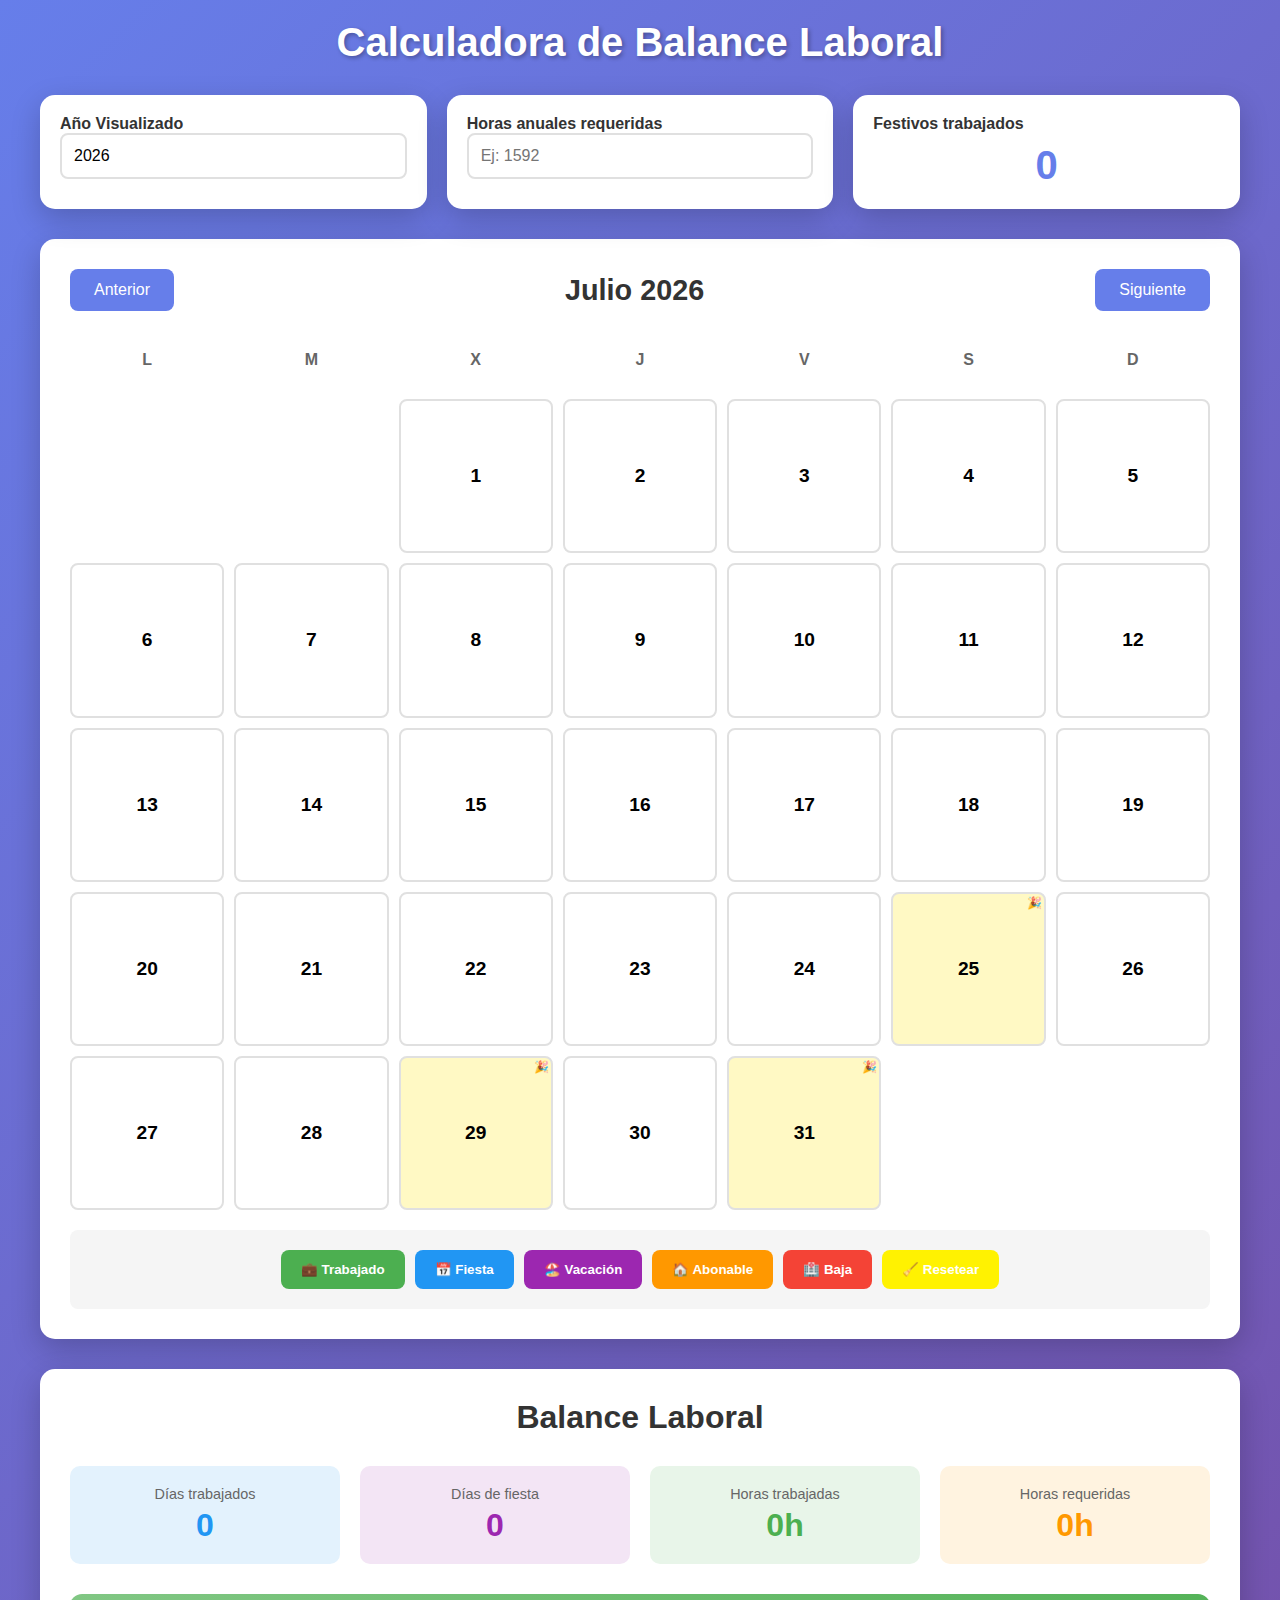
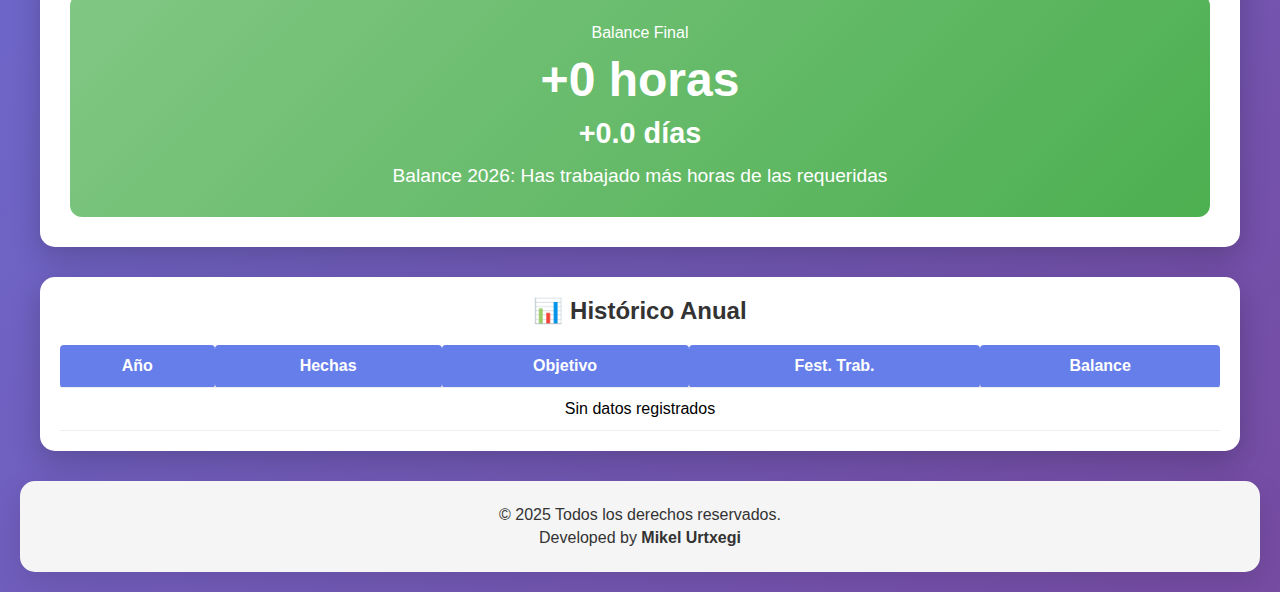
<file: index.html>
<!DOCTYPE html>
<html lang="es">
<head>
    <meta charset="UTF-8">
    <meta name="viewport" content="width=device-width, initial-scale=1.0">
    <link rel="stylesheet" href="styles.css">
    <title>Calculadora de Balance Laboral</title>
</head>
<body>
    <div class="container">
        <h1>Calculadora de Balance Laboral</h1>

        <div class="config-panel">
            <div class="config-card">
                <label>Año Visualizado
                <input type="number" id="inputAnio" placeholder="Ej: 2025"></label>
            </div>
            
            <div class="config-card">
                <label>Horas anuales requeridas
                <input type="number" id="horasAnuales" placeholder="Ej: 1592"></label>
            </div>
            <div class="config-card">
                <label>Festivos trabajados</label>
                <div class="counter" id="festivosTrabajados">0</div>
            </div>
        </div>

        <div class="calendar-container">
            <div class="calendar-header">
                <button onclick="cambiarMes(-1)">Anterior</button>
                <h2 id="mesAnio"></h2>
                <button onclick="cambiarMes(1)">Siguiente</button>
            </div>

            <div class="calendar-grid">
                <div class="day-header">L</div>
                <div class="day-header">M</div>
                <div class="day-header">X</div>
                <div class="day-header">J</div>
                <div class="day-header">V</div>
                <div class="day-header">S</div>
                <div class="day-header">D</div>
            </div>

            <div class="calendar-grid" id="calendario"></div>

            <div class="action-buttons" id="actionButtons">
                <button class="btn-trabajado" onclick="seleccionarModo('trabajado')">💼 Trabajado</button>
                <button class="btn-fiesta" onclick="seleccionarModo('fiesta')">📅 Fiesta</button>
                <button class="btn-vacacion" onclick="seleccionarModo('vacacion')">🏖️ Vacación</button>
                <button class="btn-abonable" onclick="seleccionarModo('abonable')">🏠 Abonable</button>
                <button class="btn-baja" onclick="seleccionarModo('baja')">🏥 Baja</button>

                <button class="btn-limpiar" onclick="limpiarCalendario()">🧹 Resetear</button>
            </div>
        </div>

        <div class="balance-container">
            <h2>Balance Laboral</h2>
            
            <div class="stats-grid">
                <div class="stat-card blue">
                    <div class="stat-label">Días trabajados</div>
                    <div class="stat-value" id="diasTrabajados">0</div>
                </div>
                <div class="stat-card purple">
                    <div class="stat-label">Días de fiesta</div>
                    <div class="stat-value" id="diasFiesta">0</div>
                </div>
                <div class="stat-card green">
                    <div class="stat-label">Horas trabajadas</div>
                    <div class="stat-value" id="horasTrabajadas">0h</div>
                </div>
                <div class="stat-card orange">
                    <div class="stat-label">Horas requeridas</div>
                    <div class="stat-value" id="horasRequeridas">0h</div>
                </div>
            </div>

            <div class="balance-result positive" id="balanceResult">
                <div class="balance-label">Balance Final</div>
                <div class="balance-hours" id="balanceHoras">+0 horas</div>
                <div class="balance-days" id="balanceDias">+0 días</div>
                <div class="balance-message" id="balanceMensaje">Perfecto balance</div>
            </div>
        </div>

        <div class="resumen-container">
            <h3>📊 Histórico Anual</h3>
            <table id="tablaResumen">
                <thead>
                    <tr>
                        <th>Año</th>
                        <th>Hechas</th>
                        <th>Objetivo</th>
                        <th>Fest. Trab.</th>
                        <th>Balance</th>
                    </tr>
                </thead>
                <tbody id="cuerpoTablaResumen">
                    </tbody>
            </table>
        </div>
    </div>

<script src="script.js"></script>
<footer>
  <p>&copy; 2025 Todos los derechos reservados.</p>
  <p>Developed by <strong>Mikel Urtxegi</strong></p>
</footer>
</body>
</html>
</file>
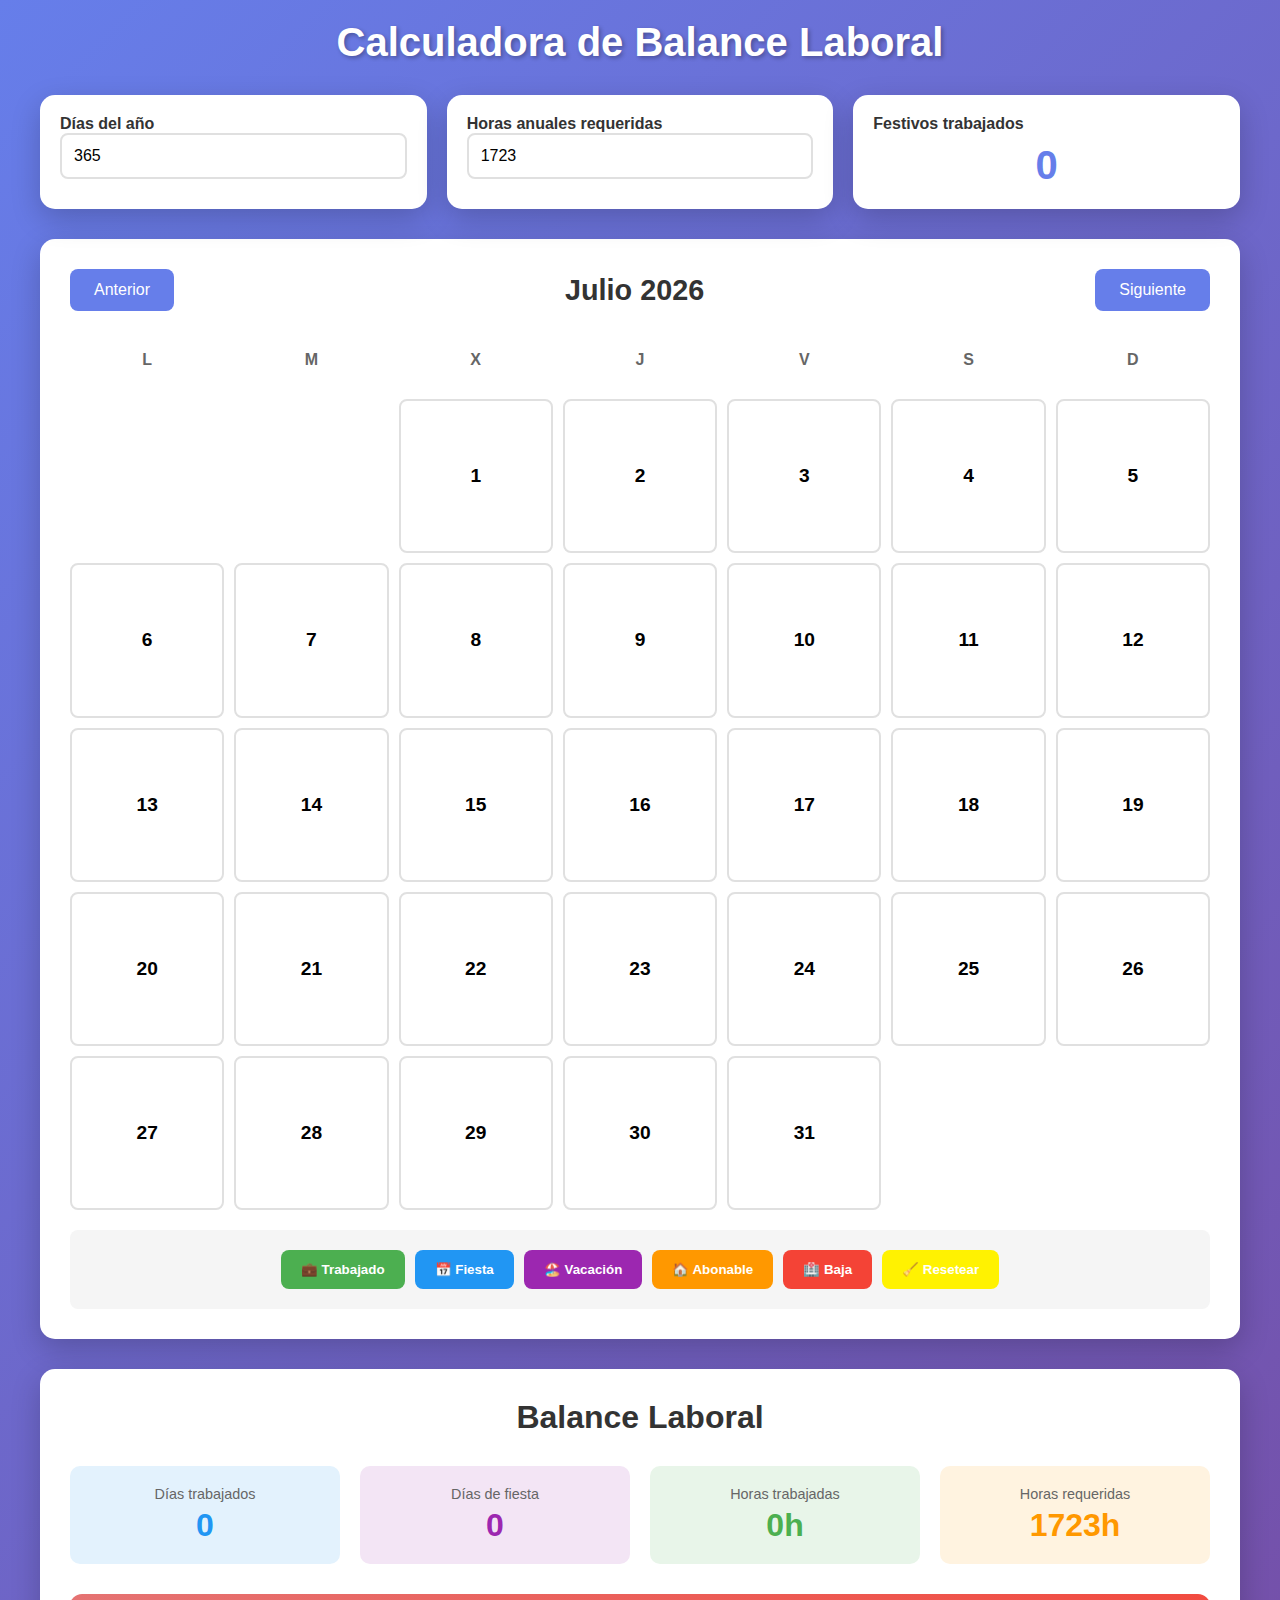
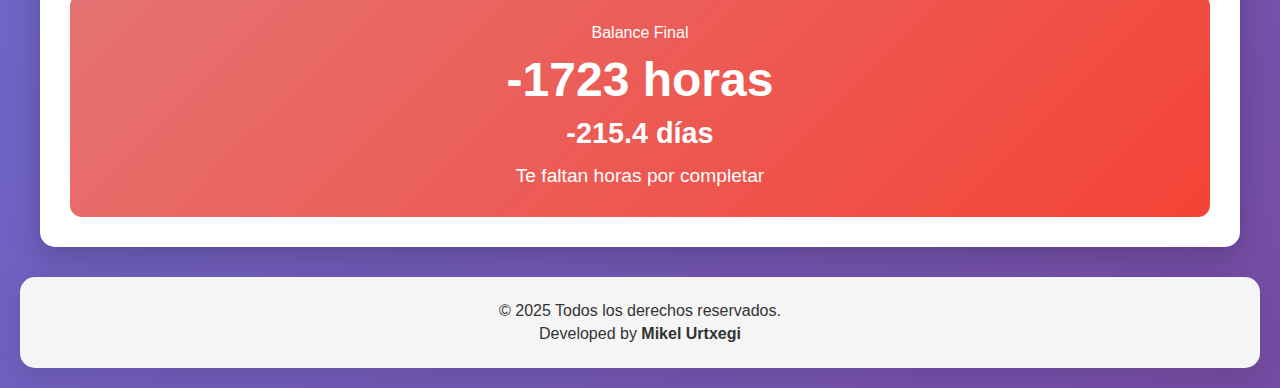
<file: calendario laboral-en línea.html>
<!DOCTYPE html>
<html lang="es">
<head>
    <meta charset="UTF-8">
    <meta name="viewport" content="width=device-width, initial-scale=1.0">
    <title>Calculadora de Balance Laboral</title>
    <style>
        
        * {
            margin: 0;
            padding: 0;
            box-sizing: border-box;
        }

        body {
            font-family: 'Segoe UI', Tahoma, Geneva, Verdana, sans-serif;
            background: linear-gradient(135deg, #667eea 0%, #764ba2 100%);
            min-height: 100vh;
            padding: 20px;
        }

        .container {
            max-width: 1200px;
            margin: 0 auto;
        }

        h1 {
            text-align: center;
            color: white;
            margin-bottom: 30px;
            font-size: 2.5em;
            text-shadow: 2px 2px 4px rgba(0,0,0,0.3);
        }

        .config-panel {
            display: grid;
            grid-template-columns: repeat(auto-fit, minmax(250px, 1fr));
            gap: 20px;
            margin-bottom: 30px;
        }

        .config-card {
            background: white;
            padding: 20px;
            border-radius: 15px;
            box-shadow: 0 10px 30px rgba(0,0,0,0.2);
        }

        .config-card label {
            display: block;
            font-weight: bold;
            color: #333;
            margin-bottom: 10px;
        }

        .config-card input {
            width: 100%;
            padding: 12px;
            border: 2px solid #e0e0e0;
            border-radius: 8px;
            font-size: 16px;
            transition: border 0.3s;
        }

        .config-card input:focus {
            outline: none;
            border-color: #667eea;
        }

        .config-card .counter {
            font-size: 2.5em;
            font-weight: bold;
            color: #667eea;
            text-align: center;
        }

        .calendar-container {
            background: white;
            padding: 30px;
            border-radius: 15px;
            box-shadow: 0 10px 30px rgba(0,0,0,0.2);
            margin-bottom: 30px;
        }

        .calendar-header {
            display: flex;
            justify-content: space-between;
            align-items: center;
            margin-bottom: 30px;
        }

        .calendar-header button {
            background: #667eea;
            color: white;
            border: none;
            padding: 12px 24px;
            border-radius: 8px;
            cursor: pointer;
            font-size: 16px;
            transition: background 0.3s;
        }

        .calendar-header button:hover {
            background: #5568d3;
        }

        .calendar-header h2 {
            color: #333;
            font-size: 1.8em;
        }

        .calendar-grid {
            display: grid;
            grid-template-columns: repeat(7, 1fr);
            gap: 10px;
            margin-bottom: 20px;
        }

        .day-header {
            text-align: center;
            font-weight: bold;
            color: #666;
            padding: 10px;
        }

        .day-cell {
            aspect-ratio: 1;
            border: 2px solid #e0e0e0;
            border-radius: 8px;
            display: flex;
            flex-direction: column;
            align-items: center;
            justify-content: center;
            cursor: pointer;
            transition: all 0.3s;
            position: relative;
            min-height: 60px;
        }

        .day-cell:hover {
            background: #f5f5f5;
            transform: scale(1.05);
        }

        .day-cell.selected {
            border-color: #667eea;
            border-width: 3px;
            transform: scale(1.1);
        }

        .day-cell.festivo {
            background: #fff9c4;
        }

        .day-cell.trabajado {
            background: #4caf50;
            color: white;
        }

        .day-cell.fiesta {
            background: #2196f3;
            color: white;
        }

        .day-cell.vacacion {
            background: #9c27b0;
            color: white;
        }

        .day-cell.abonable {
            background: #ff9800;
            color: white;
        }

        .day-cell.baja {
            background: #f44336;
            color: white;
        }

        .day-cell .emoji {
            position: absolute;
            top: 2px;
            right: 2px;
            font-size: 12px;
        }

        .day-number {
            font-weight: bold;
            font-size: 1.2em;
        }

        .action-buttons {
            display: flex;
            gap: 10px;
            flex-wrap: wrap;
            justify-content: center;
            padding: 20px;
            background: #f5f5f5;
            border-radius: 8px;
        }

        .action-buttons button {
            padding: 12px 20px;
            border: none;
            border-radius: 8px;
            cursor: pointer;
            color: white;
            font-weight: bold;
            transition: opacity 0.3s;
        }

        .action-buttons button:hover {
            opacity: 0.9;
        }

        .btn-trabajado { background: #4caf50; }
        .btn-fiesta { background: #2196f3; }
        .btn-vacacion { background: #9c27b0; }
        .btn-abonable { background: #ff9800; }
        .btn-baja { background: #f44336; }

        .btn-limpiar { background: #fff201; /* Un rojo oscuro */
    /* Opcional: que ocupe toda la fila si quieres que esté separado */
    /* flex-basis: 100%; 
    margin-top: 10px; */
}

        .balance-container {
            background: white;
            padding: 30px;
            border-radius: 15px;
            box-shadow: 0 10px 30px rgba(0,0,0,0.2);
        }

        .balance-container h2 {
            text-align: center;
            color: #333;
            margin-bottom: 30px;
            font-size: 2em;
        }

        .stats-grid {
            display: grid;
            grid-template-columns: repeat(auto-fit, minmax(200px, 1fr));
            gap: 20px;
            margin-bottom: 30px;
        }

        .stat-card {
            padding: 20px;
            border-radius: 10px;
            text-align: center;
        }

        .stat-card.blue { background: #e3f2fd; }
        .stat-card.purple { background: #f3e5f5; }
        .stat-card.green { background: #e8f5e9; }
        .stat-card.orange { background: #fff3e0; }

        .stat-label {
            color: #666;
            font-size: 0.9em;
            margin-bottom: 5px;
        }

        .stat-value {
            font-size: 2em;
            font-weight: bold;
        }

        .stat-card.blue .stat-value { color: #2196f3; }
        .stat-card.purple .stat-value { color: #9c27b0; }
        .stat-card.green .stat-value { color: #4caf50; }
        .stat-card.orange .stat-value { color: #ff9800; }

        .balance-result {
            padding: 30px;
            border-radius: 12px;
            text-align: center;
        }

        .balance-result.positive {
            background: linear-gradient(135deg, #81c784 0%, #4caf50 100%);
            color: white;
        }

        .balance-result.negative {
            background: linear-gradient(135deg, #e57373 0%, #f44336 100%);
            color: white;
        }

        .balance-hours {
            font-size: 3em;
            font-weight: bold;
            margin: 10px 0;
        }

        .balance-days {
            font-size: 1.8em;
            font-weight: bold;
            margin-bottom: 15px;
        }

        .balance-message {
            font-size: 1.2em;
        }

        footer {
  text-align: center;
  padding: 20px;
  background-color: #f5f5f5;
  color: #333;
  margin-top: 30px; /* Para separarlo del contenido de arriba */
  border-radius: 15px; /* Para que coincida con el estilo de tus tarjetas */
  box-shadow: 0 10px 30px rgba(0,0,0,0.1);
}

footer p {
  margin: 5px 0; /* Un poco de espacio entre las dos líneas */
}

/* --- CSS RESPONSIVO PARA MÓVILES (Optimizado para 390px) --- */

@media (max-width: 600px) {
    body {
        padding: 5px; /* Menos padding general */
    }
    
    h1 {
        font-size: 1.8em; /* Título más pequeño */
        margin-bottom: 20px;
    }

    .config-panel {
        gap: 10px;
    }

    .config-card {
        padding: 15px;
    }

    .calendar-container {
        padding: 5px; /* Padding del calendario muy reducido */
    }

    .calendar-header h2 {
        font-size: 1.3em; /* 'Enero 2025' más pequeño */
    }

    .calendar-header button {
        padding: 8px 10px; /* Botones 'Ant/Sig' más pequeños */
        font-size: 12px;
    }

    /* ESTA ES LA PARTE IMPORTANTE (Ajustada para 390px) */
    .calendar-grid {
        gap: 2px; /* Espacio entre días mínimo */
    }
    
    .day-header {
        padding: 4px; /* Menos padding en L, M, X... */
        font-size: 0.8em; /* Letras 'L, M, X...' más pequeñas */
    }

    .day-cell {
        min-height: 40px; /* Cuadrados del día más bajos */
    }

    .day-number {
        font-size: 0.85em; /* Números del día más pequeños */
    }

    .day-cell .emoji {
        font-size: 8px; /* Emoji diminuto */
    }
    /* FIN DE LA PARTE IMPORTANTE */

    .action-buttons {
        gap: 5px; /* Botones de acción más juntos */
    }

    .action-buttons button {
        padding: 8px 10px; /* Botones de acción más pequeños */
        font-size: 12px; /* Texto de botones más pequeño */
    }

    .stats-grid {
        gap: 10px;
    }

    .stat-card {
        padding: 10px;
    }

    .stat-label {
        font-size: 0.8em;
    }

    .stat-value {
        font-size: 1.5em;
    }
    
    .balance-container {
        padding: 10px;
    }

    .balance-hours {
        font-size: 2em;
    }
    .balance-days {
        font-size: 1.3em;
    }

    footer {
        padding: 15px;
        font-size: 0.8em;
    }
}

    </style>
    
</head>
<body>
    <div class="container">
        <h1>Calculadora de Balance Laboral</h1>

        <div class="config-panel">
            <div class="config-card">
                <label>Días del año
                <input type="number" id="diasAnuales" value="365"></label>
            </div>
            <div class="config-card">
                <label>Horas anuales requeridas
                <input type="number" id="horasAnuales" value="1723"></label>
            </div>
            <div class="config-card">
                <label>Festivos trabajados</label>
                <div class="counter" id="festivosTrabajados">0</div>
            </div>
        </div>

        <div class="calendar-container">
            <div class="calendar-header">
                <button onclick="cambiarMes(-1)">Anterior</button>
                <h2 id="mesAnio"></h2>
                <button onclick="cambiarMes(1)">Siguiente</button>
            </div>

            <div class="calendar-grid">
                <div class="day-header">L</div>
                <div class="day-header">M</div>
                <div class="day-header">X</div>
                <div class="day-header">J</div>
                <div class="day-header">V</div>
                <div class="day-header">S</div>
                <div class="day-header">D</div>
            </div>

            <div class="calendar-grid" id="calendario"></div>

            <div class="action-buttons" id="actionButtons">
                <button class="btn-trabajado" onclick="seleccionarModo('trabajado')">💼 Trabajado</button>
                <button class="btn-fiesta" onclick="seleccionarModo('fiesta')">📅 Fiesta</button>
                <button class="btn-vacacion" onclick="seleccionarModo('vacacion')">🏖️ Vacación</button>
                <button class="btn-abonable" onclick="seleccionarModo('abonable')">🏠 Abonable</button>
                <button class="btn-baja" onclick="seleccionarModo('baja')">🏥 Baja</button>

                <button class="btn-limpiar" onclick="limpiarCalendario()">🧹 Resetear</button>
            </div>
        </div>

        <div class="balance-container">
            <h2>Balance Laboral</h2>
            
            <div class="stats-grid">
                <div class="stat-card blue">
                    <div class="stat-label">Días trabajados</div>
                    <div class="stat-value" id="diasTrabajados">0</div>
                </div>
                <div class="stat-card purple">
                    <div class="stat-label">Días de fiesta</div>
                    <div class="stat-value" id="diasFiesta">0</div>
                </div>
                <div class="stat-card green">
                    <div class="stat-label">Horas trabajadas</div>
                    <div class="stat-value" id="horasTrabajadas">0h</div>
                </div>
                <div class="stat-card orange">
                    <div class="stat-label">Horas requeridas</div>
                    <div class="stat-value" id="horasRequeridas">0h</div>
                </div>
            </div>

            <div class="balance-result positive" id="balanceResult">
                <div class="balance-label">Balance Final</div>
                <div class="balance-hours" id="balanceHoras">+0 horas</div>
                <div class="balance-days" id="balanceDias">+0 días</div>
                <div class="balance-message" id="balanceMensaje">Perfecto balance</div>
            </div>
        </div>
    </div>

<script>
    var festivosDonosti = {
    2025: [
        '2025-01-01', '2025-01-06', '2025-01-20', '2025-04-18', '2025-04-21',
        '2025-04-17', '2025-05-01', '2025-07-25', '2025-07-29', '2025-07-31',
        '2025-08-15', '2025-11-01', '2025-12-06', '2025-12-08', '2025-12-25'
    ]
};

var mesActual = new Date().getMonth();
var anioActual = new Date().getFullYear();
var diasMarcados = {};

// --- CAMBIO ---
// 'diaSeleccionado' ya no es necesario.
// 'modoSeleccionado' guardará la acción elegida (ej: 'fiesta', 'vacacion').
// Si es 'null', la acción por defecto será 'trabajado'.
var modoSeleccionado = null; 

var dataGuardada = localStorage.getItem('misDiasMarcados');
if (dataGuardada) {
    diasMarcados = JSON.parse(dataGuardada);
}

var nombresMeses = [
    'Enero', 'Febrero', 'Marzo', 'Abril', 'Mayo', 'Junio',
    'Julio', 'Agosto', 'Septiembre', 'Octubre', 'Noviembre', 'Diciembre'
];

function getFechaKey(fecha) {
    var anio = fecha.getFullYear();
    var mes = (fecha.getMonth() + 1).toString().padStart(2, '0');
    var dia = fecha.getDate().toString().padStart(2, '0');
    return anio + '-' + mes + '-' + dia;
}

function esFestivo(fecha) {
    var fechaStr = getFechaKey(fecha);
    var festivos = festivosDonosti[fecha.getFullYear()];
    return festivos ? festivos.indexOf(fechaStr) !== -1 : false;
}

function renderCalendario() {
    var calendario = document.getElementById('calendario');
    calendario.innerHTML = '';

    var primerDia = new Date(anioActual, mesActual, 1).getDay();
    var diasMes = new Date(anioActual, mesActual + 1, 0).getDate();
    var primerDiaSemana = primerDia === 0 ? 6 : primerDia - 1;

    for (var i = 0; i < primerDiaSemana; i++) {
        var vacio = document.createElement('div');
        calendario.appendChild(vacio);
    }

    for (var dia = 1; dia <= diasMes; dia++) {
        var fecha = new Date(anioActual, mesActual, dia);
        var fechaKey = getFechaKey(fecha);
        var marcado = diasMarcados[fechaKey];
        var festivo = esFestivo(fecha);

        var celda = document.createElement('div');
        celda.className = 'day-cell';
        celda.innerHTML = '<span class="day-number">' + dia + '</span>';

        if (marcado) {
            celda.classList.add(marcado.tipo);
            if (marcado.esFestivo) {
                celda.innerHTML += '<span class="emoji">🎉</span>';
            }
        } else if (festivo) {
            celda.classList.add('festivo');
            celda.innerHTML += '<span class="emoji">🎉</span>';
        }

        // --- CAMBIO ---
        // Ya no usamos la clase 'selected'
        
        // --- CAMBIO ---
        // El clic en la celda ahora llama a 'procesarClickDia'
        celda.onclick = (function(d) {
            return function() { procesarClickDia(d); };
        })(dia);
        
        calendario.appendChild(celda);
    }

    document.getElementById('mesAnio').textContent = nombresMeses[mesActual] + ' ' + anioActual;
}

// --- FUNCIÓN NUEVA ---
// Se llama al hacer clic en un botón de acción (ej: 'Fiesta')
function seleccionarModo(tipo) {
    // Si pulsamos el mismo botón otra vez, lo desactivamos (volvemos al modo 'trabajado' por defecto)
    if (modoSeleccionado === tipo) {
        modoSeleccionado = null;
    } else {
        modoSeleccionado = tipo;
    }
    // Actualizamos el estilo de los botones para saber cuál está activo
    actualizarVisualBotones();
}

// --- FUNCIÓN NUEVA ---
// Añade un borde al botón que está activo para que el usuario lo sepa
function actualizarVisualBotones() {
    var botones = document.querySelectorAll('.action-buttons button');
    botones.forEach(function(btn) {
        var tipoBoton = null;
        // Extraemos el tipo (ej: de 'btn-fiesta' saca 'fiesta')
        btn.classList.forEach(function(clase) {
            if (clase.startsWith('btn-')) {
                tipoBoton = clase.replace('btn-', '');
            }
        });

        if (tipoBoton && tipoBoton === modoSeleccionado) {
            // Estilo para el botón activo
            btn.style.outline = '3px solid #333';
            btn.style.transform = 'scale(1.05)';
        } else {
            // Estilo para botones inactivos
            btn.style.outline = 'none';
            btn.style.transform = 'scale(1)';
        }
    });
}

// --- FUNCIÓN NUEVA ---
// Esta función reemplaza a 'seleccionarDia' y 'marcarDia'
// Se ejecuta CADA VEZ que se hace clic en un día del calendario
function procesarClickDia(dia) {
    // 1. Decide qué tipo aplicar
    // Si hay un modo seleccionado (fiesta, vacacion, etc.), se usa ese.
    // Si 'modoSeleccionado' es 'null', se usa el modo por defecto: 'trabajado'.
    var tipoParaAplicar = modoSeleccionado;
    if (tipoParaAplicar === null) {
        tipoParaAplicar = 'trabajado';
    }

    // 2. Obtiene los datos del día (como hacía 'marcarDia')
    var fecha = new Date(anioActual, mesActual, dia);
    var fechaKey = getFechaKey(fecha);
    var yaEsFestivo = esFestivo(fecha);

    // 3. Aplica o quita la marca (lógica de 'toggle')
    if (diasMarcados[fechaKey] && diasMarcados[fechaKey].tipo === tipoParaAplicar) {
        // Si ya estaba marcado con este tipo, lo borra
        delete diasMarcados[fechaKey];
    } else {
        // Si no, lo marca
        diasMarcados[fechaKey] = { tipo: tipoParaAplicar, esFestivo: yaEsFestivo };
    }

    // 4. Actualiza todo
    renderCalendario();
    calcularBalance();
    guardarDatos();
}


function cambiarMes(direccion) {
    mesActual += direccion;
    if (mesActual > 11) {
        mesActual = 0;
        anioActual++;
    } else if (mesActual < 0) {
        mesActual = 11;
        anioActual--;
    }
    // --- CAMBIO ---
    // Ya no necesitamos resetear 'diaSeleccionado' ni ocultar los botones
    renderCalendario();
}

function guardarDatos() {
    localStorage.setItem('misDiasMarcados', JSON.stringify(diasMarcados));
}

function limpiarCalendario() {
    // Pedimos confirmación para una acción destructiva
    var confirmacion = confirm("¿Estás seguro de que quieres borrar todos los días marcados? Esta acción no se puede deshacer.");

    if (confirmacion) {
        // 1. Borra todos los datos
        diasMarcados = {};
        
        // 2. Resetea el modo seleccionado
        modoSeleccionado = null;
        
        // 3. Guarda el estado vacío
        guardarDatos();
        
        // 4. Actualiza la vista
        renderCalendario();
        calcularBalance();
        actualizarVisualBotones();
    }
}

function calcularBalance() {
    var horasTrabajadas = 0;
    var horasRequeridas = parseInt(document.getElementById('horasAnuales').value);
    var diasTrabajados = 0;
    var diasFiesta = 0;
    var festivosTrabajados = 0;

    for (var fecha in diasMarcados) {
        var data = diasMarcados[fecha];
        if (data.tipo === 'trabajado' || data.tipo === 'baja') {
            horasTrabajadas += 8;
            diasTrabajados++;
            
            if (data.esFestivo) {
                festivosTrabajados++;
                horasRequeridas -= 4; // Ajuste por festivo trabajado
            }
        }
        if (data.tipo === 'fiesta') {
            diasFiesta++;
        }
    }

    var balance = horasTrabajadas - horasRequeridas;
    var diasBalance = balance / 8;

    document.getElementById('diasTrabajados').textContent = diasTrabajados;
    document.getElementById('diasFiesta').textContent = diasFiesta;
    document.getElementById('horasTrabajadas').textContent = horasTrabajadas + 'h';
    document.getElementById('horasRequeridas').textContent = horasRequeridas + 'h';
    document.getElementById('festivosTrabajados').textContent = festivosTrabajados;

    var balanceResult = document.getElementById('balanceResult');
    document.getElementById('balanceHoras').textContent = 
        (balance >= 0 ? '+' : '') + balance + ' horas';
    document.getElementById('balanceDias').textContent = 
        (diasBalance >= 0 ? '+' : '') + diasBalance.toFixed(1) + ' días';

    if (balance >= 0) {
        balanceResult.className = 'balance-result positive';
        document.getElementById('balanceMensaje').textContent = 
            'Has trabajado más horas de las requeridas';
    } else {
        balanceResult.className = 'balance-result negative';
        document.getElementById('balanceMensaje').textContent = 
            'Te faltan horas por completar';
    }
}

// --- Código de inicialización ---
document.getElementById('diasAnuales').addEventListener('input', calcularBalance);
document.getElementById('horasAnuales').addEventListener('input', calcularBalance);

renderCalendario();
calcularBalance();
actualizarVisualBotones(); // Lo llamamos al inicio por si acaso
</script>
<footer>
  <p>&copy; 2025 Todos los derechos reservados.</p>
  <p>Developed by <strong>Mikel Urtxegi</strong></p>
</footer>
</body>
</html>
</file>
<file: styles.css>
* {
    margin: 0;
    padding: 0;
    box-sizing: border-box;
}

body {
    font-family: 'Segoe UI', Tahoma, Geneva, Verdana, sans-serif;
    background: linear-gradient(135deg, #667eea 0%, #764ba2 100%);
    min-height: 100vh;
    padding: 20px;
}

.container {
    max-width: 1200px;
    margin: 0 auto;
}

h1 {
    text-align: center;
    color: white;
    margin-bottom: 30px;
    font-size: 2.5em;
    text-shadow: 2px 2px 4px rgba(0,0,0,0.3);
}

.config-panel {
    display: grid;
    grid-template-columns: repeat(auto-fit, minmax(250px, 1fr));
    gap: 20px;
    margin-bottom: 30px;
}

.config-card {
    background: white;
    padding: 20px;
    border-radius: 15px;
    box-shadow: 0 10px 30px rgba(0,0,0,0.2);
}

.config-card label {
    display: block;
    font-weight: bold;
    color: #333;
    margin-bottom: 10px;
}

.config-card input {
    width: 100%;
    padding: 12px;
    border: 2px solid #e0e0e0;
    border-radius: 8px;
    font-size: 16px;
    transition: border 0.3s;
}

.config-card input:focus {
    outline: none;
    border-color: #667eea;
}

.config-card .counter {
    font-size: 2.5em;
    font-weight: bold;
    color: #667eea;
    text-align: center;
}

.calendar-container {
    background: white;
    padding: 30px;
    border-radius: 15px;
    box-shadow: 0 10px 30px rgba(0,0,0,0.2);
    margin-bottom: 30px;
}

.calendar-header {
    display: flex;
    justify-content: space-between;
    align-items: center;
    margin-bottom: 30px;
}

.calendar-header button {
    background: #667eea;
    color: white;
    border: none;
    padding: 12px 24px;
    border-radius: 8px;
    cursor: pointer;
    font-size: 16px;
    transition: background 0.3s;
}

.calendar-header button:hover {
    background: #5568d3;
}

.calendar-header h2 {
    color: #333;
    font-size: 1.8em;
}

.calendar-grid {
    display: grid;
    grid-template-columns: repeat(7, 1fr);
    gap: 10px;
    margin-bottom: 20px;
}

.day-header {
    text-align: center;
    font-weight: bold;
    color: #666;
    padding: 10px;
}

.day-cell {
    aspect-ratio: 1;
    border: 2px solid #e0e0e0;
    border-radius: 8px;
    display: flex;
    flex-direction: column;
    align-items: center;
    justify-content: center;
    cursor: pointer;
    transition: all 0.3s;
    position: relative;
    min-height: 60px;
}

.day-cell:hover {
    background: #f5f5f5;
    transform: scale(1.05);
}

.day-cell.festivo {
    background: #fff9c4;
}

.day-cell.trabajado {
    background: #4caf50;
    color: white;
}

.day-cell.fiesta {
    background: #2196f3;
    color: white;
}

.day-cell.vacacion {
    background: #9c27b0;
    color: white;
}

.day-cell.abonable {
    background: #ff9800;
    color: white;
}

.day-cell.baja {
    background: #f44336;
    color: white;
}

.day-cell .emoji {
    position: absolute;
    top: 2px;
    right: 2px;
    font-size: 12px;
}

.day-number {
    font-weight: bold;
    font-size: 1.2em;
}

.action-buttons {
    display: flex;
    gap: 10px;
    flex-wrap: wrap;
    justify-content: center;
    padding: 20px;
    background: #f5f5f5;
    border-radius: 8px;
}

.action-buttons button {
    padding: 12px 20px;
    border: none;
    border-radius: 8px;
    cursor: pointer;
    color: white;
    font-weight: bold;
    transition: opacity 0.3s;
}

.action-buttons button:hover {
    opacity: 0.9;
}

.btn-trabajado { background: #4caf50; }
.btn-fiesta { background: #2196f3; }
.btn-vacacion { background: #9c27b0; }
.btn-abonable { background: #ff9800; }
.btn-baja { background: #f44336; }

.btn-limpiar { background: #fff201; color: #333; }

.balance-container {
    background: white;
    padding: 30px;
    border-radius: 15px;
    box-shadow: 0 10px 30px rgba(0,0,0,0.2);
}

.balance-container h2 {
    text-align: center;
    color: #333;
    margin-bottom: 30px;
    font-size: 2em;
}

.stats-grid {
    display: grid;
    grid-template-columns: repeat(auto-fit, minmax(200px, 1fr));
    gap: 20px;
    margin-bottom: 30px;
}

.stat-card {
    padding: 20px;
    border-radius: 10px;
    text-align: center;
}

.stat-card.blue { background: #e3f2fd; }
.stat-card.purple { background: #f3e5f5; }
.stat-card.green { background: #e8f5e9; }
.stat-card.orange { background: #fff3e0; }

.stat-label {
    color: #666;
    font-size: 0.9em;
    margin-bottom: 5px;
}

.stat-value {
    font-size: 2em;
    font-weight: bold;
}

.stat-card.blue .stat-value { color: #2196f3; }
.stat-card.purple .stat-value { color: #9c27b0; }
.stat-card.green .stat-value { color: #4caf50; }
.stat-card.orange .stat-value { color: #ff9800; }

.balance-result {
    padding: 30px;
    border-radius: 12px;
    text-align: center;
}

.balance-result.positive {
    background: linear-gradient(135deg, #81c784 0%, #4caf50 100%);
    color: white;
}

.balance-result.negative {
    background: linear-gradient(135deg, #e57373 0%, #f44336 100%);
    color: white;
}

.balance-hours {
    font-size: 3em;
    font-weight: bold;
    margin: 10px 0;
}

.balance-days {
    font-size: 1.8em;
    font-weight: bold;
    margin-bottom: 15px;
}

.balance-message {
    font-size: 1.2em;
}

/* --- ESTILOS NUEVOS PARA LA TABLA HISTÓRICA --- */
.resumen-container {
    margin-top: 30px;
    padding: 20px;
    background: white;
    border-radius: 15px;
    box-shadow: 0 10px 30px rgba(0,0,0,0.2);
}

.resumen-container h3 {
    text-align: center;
    color: #333;
    margin-bottom: 20px;
    font-size: 1.5em;
}

#tablaResumen {
    width: 100%;
    border-collapse: collapse;
    margin-top: 10px;
}

#tablaResumen th, #tablaResumen td {
    padding: 12px;
    text-align: center;
    border-bottom: 1px solid #eee;
}

#tablaResumen th {
    background-color: #667eea;
    color: white;
    font-weight: bold;
    border-radius: 4px;
}

#tablaResumen tr:hover {
    background-color: #f9f9f9;
}

footer {
    text-align: center;
    padding: 20px;
    background-color: #f5f5f5;
    color: #333;
    margin-top: 30px;
    border-radius: 15px;
    box-shadow: 0 10px 30px rgba(0,0,0,0.1);
}

footer p {
    margin: 5px 0;
}

/* --- CSS RESPONSIVO --- */
@media (max-width: 600px) {
    body { padding: 5px; }
    h1 { font-size: 1.8em; margin-bottom: 20px; }
    .config-panel { gap: 10px; }
    .config-card { padding: 15px; }
    .calendar-container { padding: 5px; }
    .calendar-header h2 { font-size: 1.3em; }
    .calendar-header button { padding: 8px 10px; font-size: 12px; }
    .calendar-grid { gap: 2px; }
    .day-header { padding: 4px; font-size: 0.8em; }
    .day-cell { min-height: 40px; }
    .day-number { font-size: 0.85em; }
    .day-cell .emoji { font-size: 8px; }
    .action-buttons { gap: 5px; }
    .action-buttons button { padding: 8px 10px; font-size: 12px; }
    .stats-grid { gap: 10px; }
    .stat-card { padding: 10px; }
    .stat-label { font-size: 0.8em; }
    .stat-value { font-size: 1.5em; }
    .balance-container { padding: 10px; }
    .balance-hours { font-size: 2em; }
    .balance-days { font-size: 1.3em; }
    footer { padding: 15px; font-size: 0.8em; }
    
    /* Ajuste para tabla en móvil */
    #tablaResumen th, #tablaResumen td { padding: 8px 4px; font-size: 0.9em; }
}
</file>
